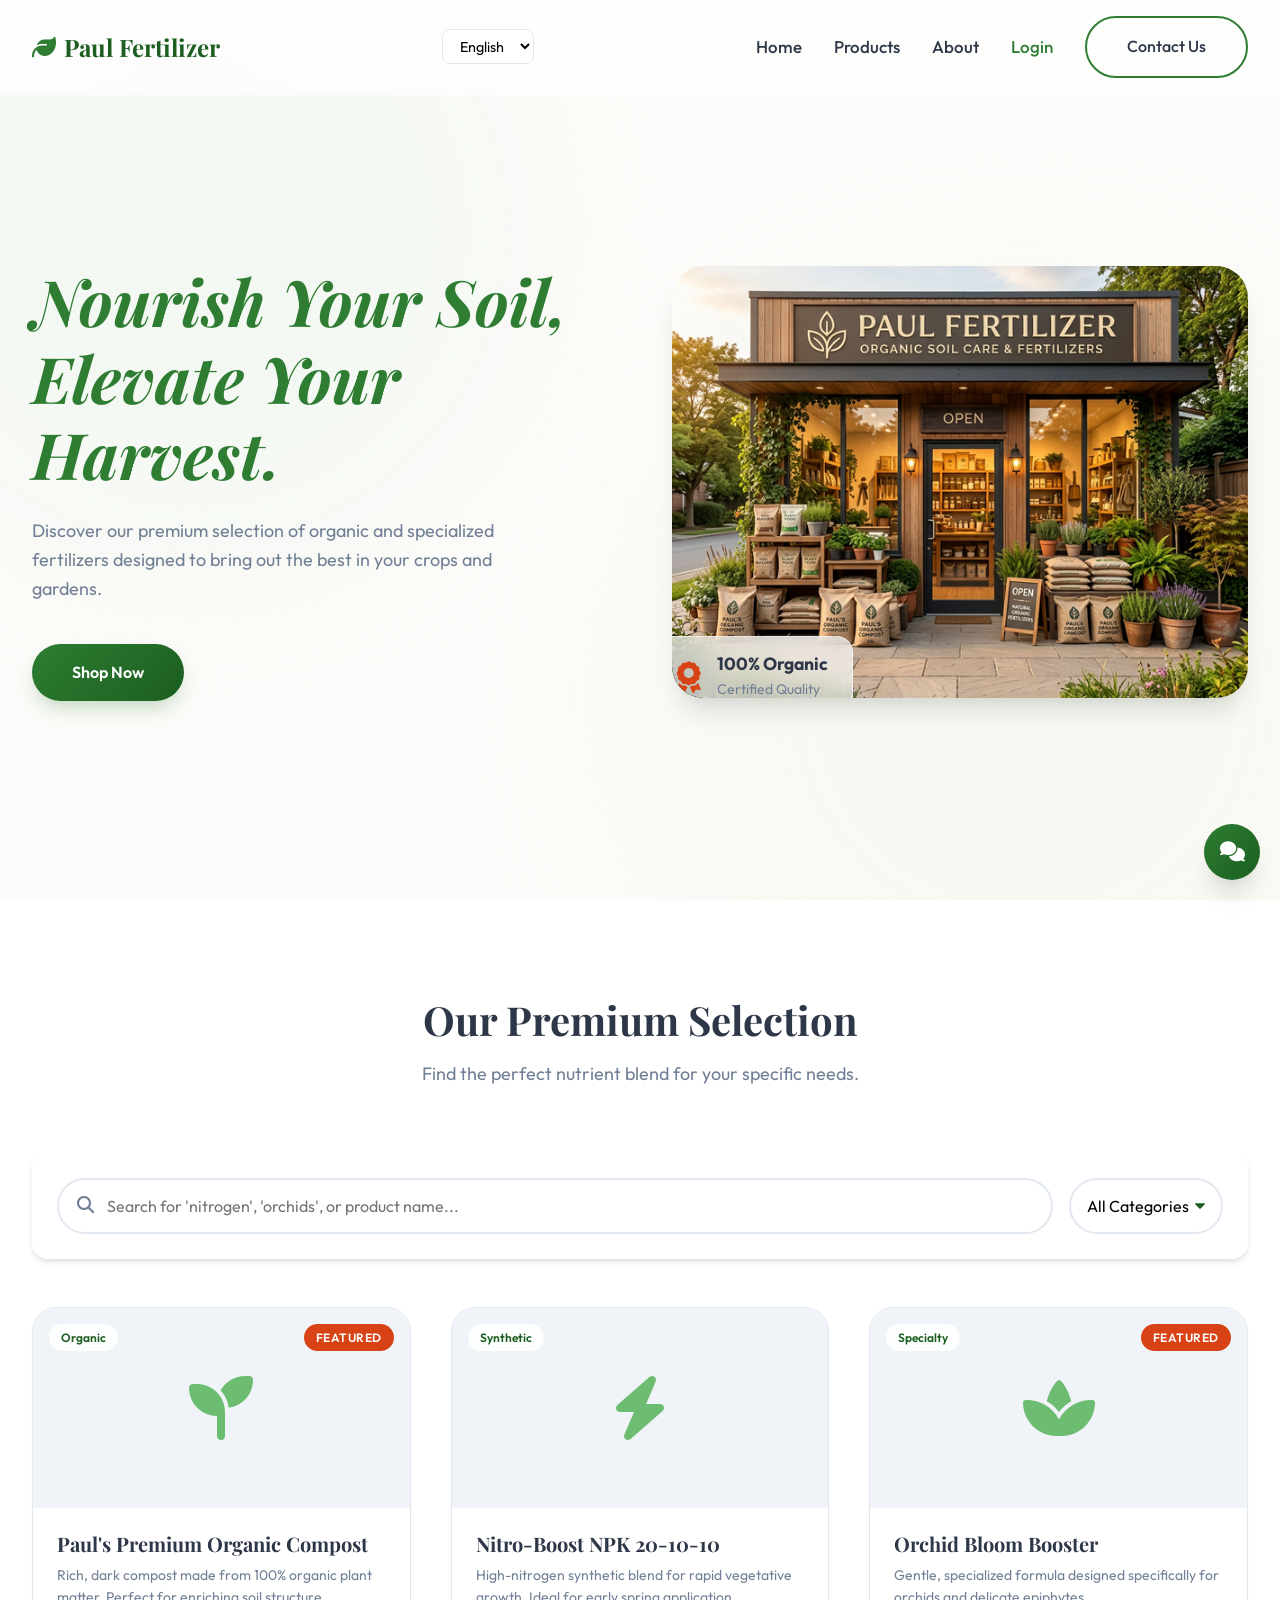
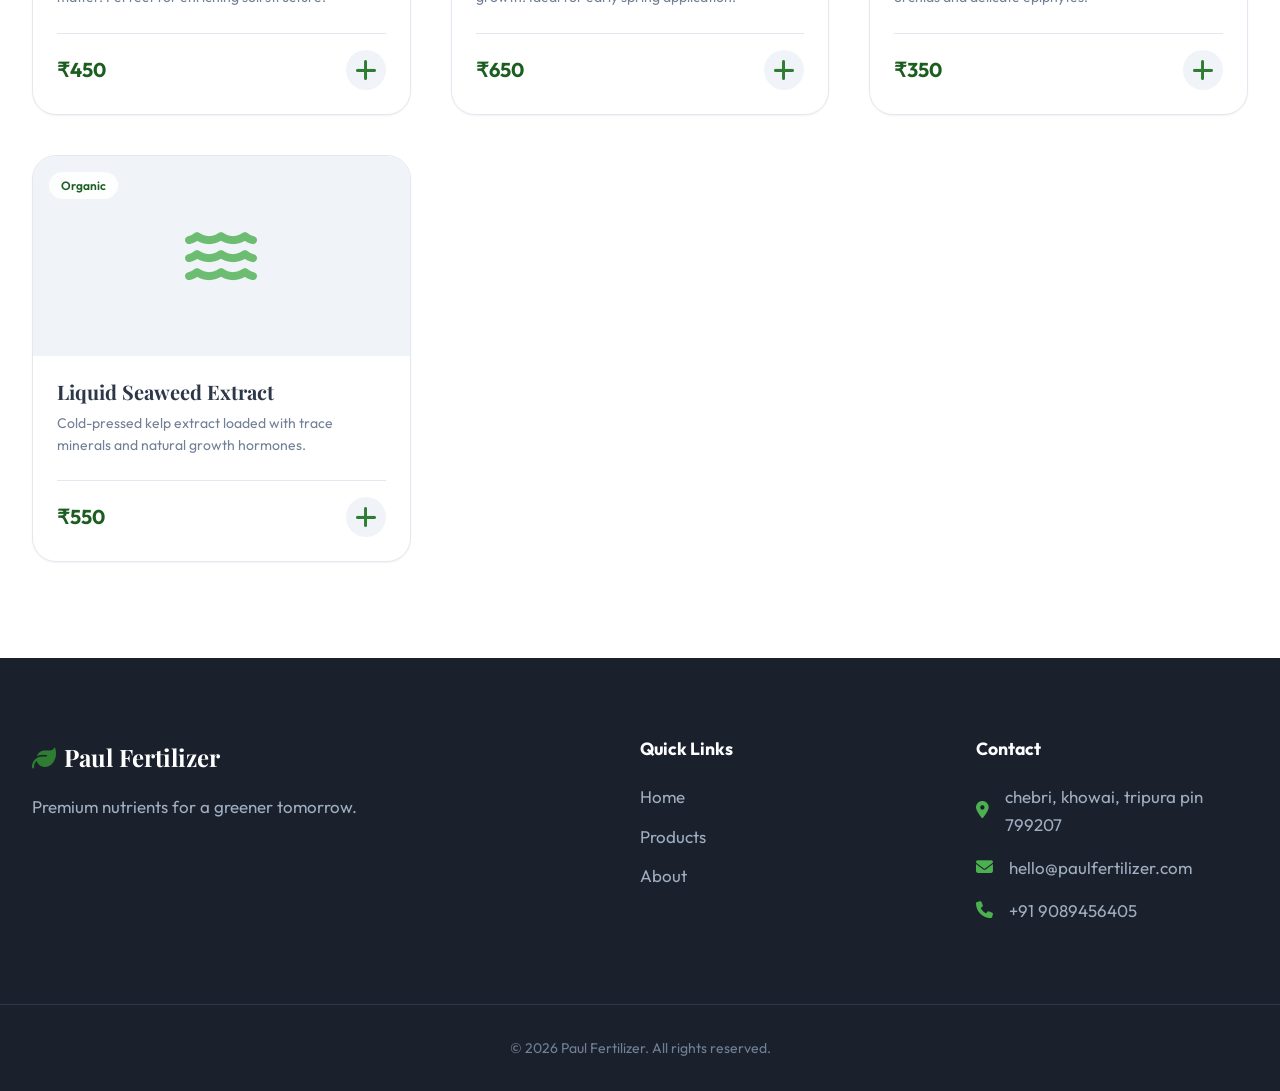
<file: index.html>
<!DOCTYPE html>
<html lang="en">

<head>
    <meta charset="UTF-8">
    <meta name="viewport" content="width=device-width, initial-scale=1.0">
    <title>Paul Fertilizer - Premium Organic Solutions</title>
    <meta name="description"
        content="Find the best premium, organic fertilizers at Paul Fertilizer. We offer a wide range of products for all your gardening and agricultural needs.">
    <link rel="preconnect" href="https://fonts.googleapis.com">
    <link rel="preconnect" href="https://fonts.gstatic.com" crossorigin>
    <link
        href="https://fonts.googleapis.com/css2?family=Outfit:wght@300;400;500;600;700&family=Playfair+Display:ital,wght@0,600;1,600&display=swap"
        rel="stylesheet">
    <link rel="stylesheet" href="style.css">
    <link rel="stylesheet" href="https://cdnjs.cloudflare.com/ajax/libs/font-awesome/6.4.0/css/all.min.css">
</head>

<body>
    <nav class="navbar">
        <div class="container nav-content">
            <a href="#" class="logo" data-i18n="logo">
                <i class="fa-solid fa-leaf"></i>
                Paul Fertilizer
            </a>
            <div class="nav-controls">
                <div class="lang-selector">
                    <select id="langSelect" aria-label="Select Language">
                        <option value="en">English</option>
                        <option value="hi">हिन्दी</option>
                        <option value="bn">বাংলা</option>
                    </select>
                </div>
                <button class="mobile-menu-btn" aria-label="Toggle Navigation">
                    <i class="fa-solid fa-ellipsis-vertical"></i>
                </button>
            </div>
            <ul class="nav-links">
                <li><a href="#home" data-i18n="nav_home">Home</a></li>
                <li><a href="#products" data-i18n="nav_products">Products</a></li>
                <li><a href="#about" data-i18n="nav_about">About</a></li>
                <li><a href="javascript:void(0)" class="nav-login" data-i18n="nav_login">Login</a></li>
                <li><a href="javascript:void(0)" class="btn btn-outline nav-contact" data-i18n="nav_contact">Contact
                        Us</a></li>
            </ul>
        </div>
    </nav>

    <header id="home" class="hero">
        <div class="container hero-content">
            <div class="hero-text">
                <h1>
                    <span data-i18n="hero_title">Nourish Your Soil,</span><br>
                    <span data-i18n="hero_subtitle">Elevate Your Harvest.</span>
                </h1>
                <p data-i18n="hero_desc">Discover our premium selection of organic and specialized fertilizers designed
                    to bring out the best
                    in your crops and gardens.</p>
                <a href="#products" class="btn btn-primary" data-i18n="hero_btn">Shop Now</a>
            </div>
            <div class="hero-image-wrapper">
                <img src="paul_fertilizer_hero.png" alt="Paul Fertilizer Shop Storefront" class="hero-image">
                <div class="glass-card trust-badge">
                    <i class="fa-solid fa-award"></i>
                    <div>
                        <strong data-i18n="trust_title">100% Organic</strong>
                        <span data-i18n="trust_subtitle">Certified Quality</span>
                    </div>
                </div>
            </div>
        </div>
        <div class="hero-bg-shapes">
            <div class="shape shape-1"></div>
            <div class="shape shape-2"></div>
        </div>
    </header>

    <section id="products" class="products-section reveal">
        <div class="container">
            <div class="section-header">
                <h2 data-i18n="products_title">Our Premium Selection</h2>
                <p data-i18n="products_desc">Find the perfect nutrient blend for your specific needs.</p>
            </div>

            <div class="search-container glass-panel">
                <div class="search-bar">
                    <i class="fa-solid fa-magnifying-glass"></i>
                    <input type="text" id="searchInput"
                        placeholder="Search for 'nitrogen', 'orchids', or product name..."
                        data-i18n-placeholder="search_placeholder">
                </div>
                <div class="filter-group">
                    <select id="categoryFilter">
                        <option value="all" data-i18n="cat_all">All Categories</option>
                        <option value="organic" data-i18n="cat_organic">Organic</option>
                        <option value="synthetic" data-i18n="cat_synthetic">Synthetic</option>
                        <option value="specialty" data-i18n="cat_specialty">Specialty</option>
                    </select>
                </div>
            </div>

            <div id="productGrid" class="product-grid">
                <!-- Products will be injected here by JS -->
            </div>

            <div id="noResults" class="no-results hidden">
                <i class="fa-regular fa-face-frown-open"></i>
                <h3 data-i18n="no_results_title">No products found</h3>
                <p data-i18n="no_results_desc">Try adjusting your search or filters.</p>
            </div>
        </div>
    </section>



    <footer class="footer">
        <div class="container footer-content">
            <div class="footer-brand">
                <a href="#" class="logo" data-i18n="logo">
                    <i class="fa-solid fa-leaf"></i>
                    Paul Fertilizer
                </a>
                <p data-i18n="footer_brand_desc">Premium nutrients for a greener tomorrow.</p>
            </div>
            <div class="footer-links">
                <h4 data-i18n="footer_links_title">Quick Links</h4>
                <ul>
                    <li><a href="#home" data-i18n="nav_home">Home</a></li>
                    <li><a href="#products" data-i18n="nav_products">Products</a></li>
                    <li><a href="#about" data-i18n="nav_about">About</a></li>
                </ul>
            </div>
            <div class="footer-contact">
                <h4 data-i18n="footer_contact_title">Contact</h4>
                <p><i class="fa-solid fa-location-dot"></i> <span data-i18n="address">chebri, khowai, tripura pin
                        799207</span></p>
                <p><i class="fa-solid fa-envelope"></i> hello@paulfertilizer.com</p>
                <p><i class="fa-solid fa-phone"></i> +91 9089456405</p>
            </div>
        </div>
        <div class="footer-bottom">
            <p data-i18n="copyright">&copy; 2026 Paul Fertilizer. All rights reserved.</p>
        </div>
    </footer>

    <!-- Login Modal -->
    <div id="loginModal" class="modal-overlay hidden">
        <div class="modal-container">
            <div class="login-card glass-panel">
                <button id="closeModal" class="close-modal-btn" aria-label="Close Modal">
                    <i class="fa-solid fa-xmark"></i>
                </button>
                <header class="login-header">
                    <div class="logo">
                        <i class="fa-solid fa-leaf"></i>
                        <span data-i18n="logo">Paul Fertilizer</span>
                    </div>
                    <h2 data-i18n="login_welcome">Welcome Back</h2>
                    <p data-i18n="login_subtitle">Enter your details to access your account</p>
                </header>

                <form id="loginForm" novalidate>
                    <div class="form-group">
                        <label for="email" data-i18n="label_email">Email Address</label>
                        <div class="input-wrapper">
                            <i class="fa-solid fa-envelope"></i>
                            <input type="email" id="email" placeholder="name@example.com" required>
                        </div>
                        <span class="field-error hidden" id="emailError"></span>
                    </div>

                    <div class="form-group">
                        <label for="password" data-i18n="label_password">Password</label>
                        <div class="input-wrapper">
                            <i class="fa-solid fa-lock"></i>
                            <input type="password" id="password" placeholder="••••••••" required minlength="6">
                        </div>
                        <span class="field-error hidden" id="passwordError"></span>
                    </div>

                    <div class="form-options">
                        <label class="remember-me">
                            <input type="checkbox"> <span data-i18n="label_remember">Remember me</span>
                        </label>
                        <a href="#" class="forgot-password" data-i18n="link_forgot">Forgot Password?</a>
                    </div>

                    <button type="submit" class="btn btn-primary btn-login w-100" data-i18n="btn_signin">Sign
                        In</button>
                    <div id="loginStatus" class="form-status hidden"></div>

                    <div class="login-footer">
                        <span data-i18n="login_footer_text">Don't have an account?</span> <a href="#"
                            data-i18n="link_create">Create Account</a>
                    </div>
                </form>
            </div>
        </div>
    </div>

    <!-- Contact Modal -->
    <div id="contactModal" class="modal-overlay hidden">
        <div class="modal-container">
            <div class="login-card glass-panel">
                <button id="closeContactModal" class="close-modal-btn" aria-label="Close Modal">
                    <i class="fa-solid fa-xmark"></i>
                </button>
                <header class="login-header">
                    <div class="logo">
                        <i class="fa-solid fa-leaf"></i>
                        <span data-i18n="logo">Paul Fertilizer</span>
                    </div>
                    <h2 data-i18n="contact_title">Send an Enquiry</h2>
                    <p data-i18n="contact_subtitle">Have questions? Send us a message and we'll get back to you soon.
                    </p>
                </header>

                <form id="enquiryForm" novalidate>
                    <div class="form-group">
                        <label for="userName" data-i18n="label_name">Name</label>
                        <div class="input-wrapper">
                            <i class="fa-solid fa-user"></i>
                            <input type="text" id="userName" required placeholder="Enter your name"
                                data-i18n-placeholder="placeholder_name">
                        </div>
                        <span class="field-error hidden" id="userNameError"></span>
                    </div>
                    <div class="form-group">
                        <label for="userEmail" data-i18n="label_email">Email</label>
                        <div class="input-wrapper">
                            <i class="fa-solid fa-envelope"></i>
                            <input type="email" id="userEmail" required placeholder="Enter your email"
                                data-i18n-placeholder="placeholder_email">
                        </div>
                        <span class="field-error hidden" id="userEmailError"></span>
                    </div>
                    <div class="form-group">
                        <label for="userMessage" data-i18n="label_message">Message</label>
                        <textarea id="userMessage" rows="4" required minlength="10"
                            placeholder="What are you looking for?"
                            data-i18n-placeholder="placeholder_message"></textarea>
                        <span class="field-error hidden" id="userMessageError"></span>
                    </div>
                    <button type="submit" class="btn btn-primary w-100" data-i18n="btn_submit">Send Message</button>
                    <div id="formStatus" class="form-status hidden"></div>
                </form>
            </div>
        </div>
    </div>

    <div class="chatbot-widget" id="chatbotWidget">
        <button class="chat-toggle" id="chatToggle" aria-label="Open chat assistant">
            <i class="fa-solid fa-comments"></i>
        </button>

        <div class="chat-panel" id="chatPanel" aria-live="polite">
            <div class="chat-header">
                <div>
                    <h3>Paul Assistant</h3>
                    <p>Help with products and fertilizer advice</p>
                </div>
                <button class="chat-close" id="chatClose" aria-label="Close chat assistant">
                    <i class="fa-solid fa-xmark"></i>
                </button>
            </div>

            <div class="chat-messages" id="chatMessages">
                <div class="message bot">
                    Hello! I can help you choose the right fertilizer, suggest products for your crop or soil, and guide your purchase.
                </div>
            </div>

            <form class="chat-input-row" id="chatForm">
                <input type="text" id="chatInput" placeholder="Ask: best fertilizer for tomato or sandy soil" autocomplete="off">
                <button type="submit" aria-label="Send message">
                    <i class="fa-solid fa-paper-plane"></i>
                </button>
            </form>
        </div>
    </div>

    <script src="main.js"></script>
</body>

</html>
</file>
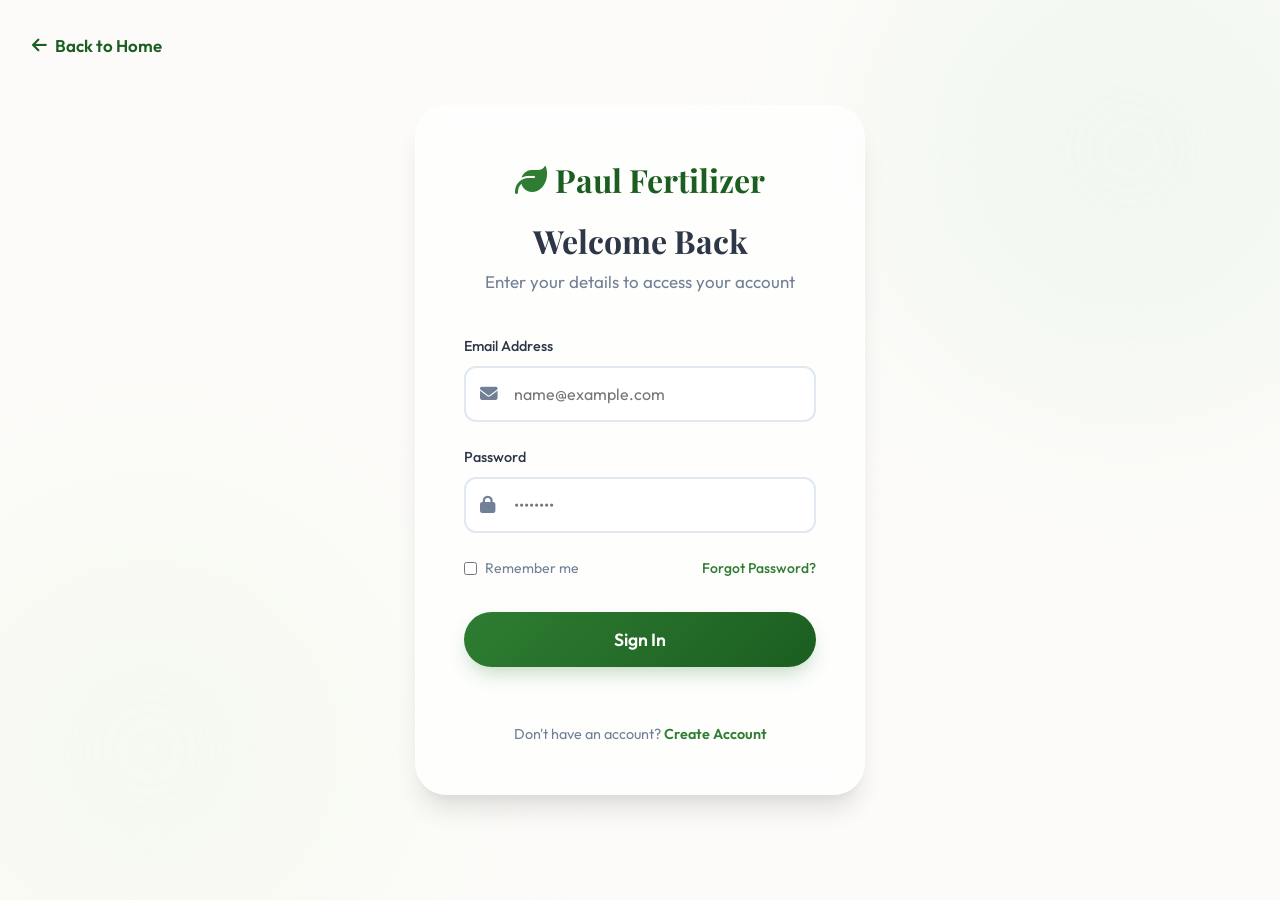
<file: login.html>
<!DOCTYPE html>
<html lang="en">

<head>
    <meta charset="UTF-8">
    <meta name="viewport" content="width=device-width, initial-scale=1.0">
    <title>Login - Paul Fertilizer</title>
    <link rel="preconnect" href="https://fonts.googleapis.com">
    <link rel="preconnect" href="https://fonts.gstatic.com" crossorigin>
    <link
        href="https://fonts.googleapis.com/css2?family=Outfit:wght@300;400;500;600;700&family=Playfair+Display:ital,wght@0,600;1,600&display=swap"
        rel="stylesheet">
    <link rel="stylesheet" href="style.css">
    <link rel="stylesheet" href="https://cdnjs.cloudflare.com/ajax/libs/font-awesome/6.4.0/css/all.min.css">
    <style>
        .login-page {
            min-height: 100vh;
            display: flex;
            align-items: center;
            justify-content: center;
            position: relative;
            background-color: var(--bg-color);
            overflow: hidden;
            padding: 2rem;
        }

        .login-container {
            width: 100%;
            max-width: 450px;
            position: relative;
            z-index: 10;
        }

        .back-home {
            position: absolute;
            top: 2rem;
            left: 2rem;
            z-index: 20;
            display: flex;
            align-items: center;
            gap: 0.5rem;
            text-decoration: none;
            color: var(--primary-dark);
            font-weight: 600;
            transition: var(--transition-normal);
        }

        .back-home:hover {
            color: var(--primary-color);
            transform: translateX(-5px);
        }

        .login-card {
            background: var(--glass-bg);
            backdrop-filter: blur(15px);
            -webkit-backdrop-filter: blur(15px);
            border: 1px solid var(--glass-border);
            border-radius: 2rem;
            padding: 3rem;
            box-shadow: var(--shadow-xl);
            animation: fadeUp 0.8s forwards;
            text-align: center;
        }

        .login-header {
            margin-bottom: 2.5rem;
        }

        .login-header .logo {
            justify-content: center;
            margin-bottom: 1rem;
            font-size: 2rem;
        }

        .login-header h2 {
            font-size: 2rem;
            margin-bottom: 0.5rem;
        }

        .login-header p {
            color: var(--text-secondary);
        }

        .form-group {
            text-align: left;
            margin-bottom: 1.5rem;
        }

        .form-group label {
            display: block;
            margin-bottom: 0.5rem;
            font-weight: 500;
            color: var(--text-primary);
            font-size: 0.9rem;
        }

        .input-wrapper {
            position: relative;
            display: flex;
            align-items: center;
        }

        .input-wrapper i {
            position: absolute;
            left: 1rem;
            color: var(--text-secondary);
            font-size: 1.1rem;
        }

        .input-wrapper input {
            width: 100%;
            padding: 1rem 1rem 1rem 3rem;
            border: 2px solid var(--border-color);
            border-radius: 12px;
            font-family: var(--font-main);
            font-size: 1rem;
            background: white;
            transition: var(--transition-normal);
            outline: none;
        }

        .input-wrapper input:focus {
            border-color: var(--primary-color);
            box-shadow: 0 0 0 4px rgba(46, 125, 50, 0.1);
        }

        .form-options {
            display: flex;
            justify-content: space-between;
            align-items: center;
            margin-bottom: 2rem;
            font-size: 0.875rem;
        }

        .remember-me {
            display: flex;
            align-items: center;
            gap: 0.5rem;
            cursor: pointer;
            color: var(--text-secondary);
        }

        .forgot-password {
            color: var(--primary-color);
            text-decoration: none;
            font-weight: 500;
            transition: var(--transition-fast);
        }

        .forgot-password:hover {
            color: var(--primary-dark);
            text-decoration: underline;
        }

        .btn-login {
            width: 100%;
            padding: 1rem;
            margin-bottom: 1.5rem;
            font-size: 1.1rem;
            border: none;
        }

        .login-footer {
            font-size: 0.9rem;
            color: var(--text-secondary);
        }

        .login-footer a {
            color: var(--primary-color);
            text-decoration: none;
            font-weight: 600;
        }

        .login-footer a:hover {
            color: var(--primary-dark);
            text-decoration: underline;
        }

        /* Bg decorations */
        .bg-decor {
            position: absolute;
            width: 500px;
            height: 500px;
            border-radius: 50%;
            filter: blur(100px);
            z-index: 1;
            opacity: 0.5;
        }

        .bg-decor-1 {
            top: -100px;
            right: -100px;
            background: #e8f5e9;
            animation: pulse 10s infinite alternate;
        }

        .bg-decor-2 {
            bottom: -100px;
            left: -100px;
            background: #f1f8e9;
            animation: pulse 12s infinite alternate-reverse;
        }

        @media (max-width: 480px) {
            .login-card {
                padding: 2rem;
            }
        }
    </style>
</head>

<body>
    <div class="login-page">
        <a href="index.html" class="back-home">
            <i class="fa-solid fa-arrow-left"></i>
            Back to Home
        </a>

        <div class="bg-decor bg-decor-1"></div>
        <div class="bg-decor bg-decor-2"></div>

        <div class="login-container">
            <div class="login-card">
                <header class="login-header">
                    <a href="index.html" class="logo">
                        <i class="fa-solid fa-leaf"></i>
                        Paul Fertilizer
                    </a>
                    <h2>Welcome Back</h2>
                    <p>Enter your details to access your account</p>
                </header>

                <form id="loginForm">
                    <div class="form-group">
                        <label for="email">Email Address</label>
                        <div class="input-wrapper">
                            <i class="fa-solid fa-envelope"></i>
                            <input type="email" id="email" id="email" placeholder="name@example.com" required>
                        </div>
                    </div>

                    <div class="form-group">
                        <label for="password">Password</label>
                        <div class="input-wrapper">
                            <i class="fa-solid fa-lock"></i>
                            <input type="password" id="password" placeholder="••••••••" required>
                        </div>
                    </div>

                    <div class="form-options">
                        <label class="remember-me">
                            <input type="checkbox"> Remember me
                        </label>
                        <a href="#" class="forgot-password">Forgot Password?</a>
                    </div>

                    <button type="submit" class="btn btn-primary btn-login">Sign In</button>

                    <div class="login-footer">
                        Don't have an account? <a href="#">Create Account</a>
                    </div>
                </form>
            </div>
        </div>
    </div>

    <script>
        document.getElementById('loginForm').addEventListener('submit', (e) => {
            e.preventDefault();
            // In a real app, this would handle authentication
            const button = e.target.querySelector('button');
            const originalText = button.textContent;
            button.textContent = 'Signing in...';
            button.disabled = true;

            setTimeout(() => {
                alert('Success! Redirecting to dashboard (Simulated)');
                window.location.href = 'index.html';
            }, 1500);
        });
    </script>
</body>

</html>
</file>
<file: style.css>
:root {
    /* Color Palette */
    --primary-color: #2e7d32;
    /* Deep Earth Green */
    --primary-light: #4caf50;
    --primary-dark: #1b5e20;

    --accent-color: #d84315;
    /* Rust/Terracotta */
    --accent-light: #ff7043;

    --bg-color: #fcfbf9;
    /* Warm off-white */
    --surface-color: #ffffff;

    --text-primary: #2d3748;
    --text-secondary: #718096;

    --border-color: #e2e8f0;

    /* Typography */
    --font-main: 'Outfit', sans-serif;
    --font-heading: 'Playfair Display', serif;

    /* Shadows & Effects */
    --shadow-sm: 0 1px 2px 0 rgba(0, 0, 0, 0.05);
    --shadow-md: 0 4px 6px -1px rgba(0, 0, 0, 0.1), 0 2px 4px -1px rgba(0, 0, 0, 0.06);
    --shadow-lg: 0 10px 15px -3px rgba(0, 0, 0, 0.1), 0 4px 6px -2px rgba(0, 0, 0, 0.05);
    --shadow-xl: 0 20px 25px -5px rgba(0, 0, 0, 0.1), 0 10px 10px -5px rgba(0, 0, 0, 0.04);

    --glass-bg: rgba(255, 255, 255, 0.7);
    --glass-border: rgba(255, 255, 255, 0.5);
    --glass-shadow: 0 8px 32px 0 rgba(31, 38, 135, 0.07);

    /* Transitions */
    --transition-fast: 0.2s cubic-bezier(0.4, 0, 0.2, 1);
    --transition-normal: 0.4s cubic-bezier(0.4, 0, 0.2, 1);
    --transition-slow: 0.6s cubic-bezier(0.4, 0, 0.2, 1);
}

* {
    margin: 0;
    padding: 0;
    box-sizing: border-box;
}

html {
    scroll-behavior: smooth;
}

body {
    font-family: var(--font-main);
    background-color: var(--bg-color);
    color: var(--text-primary);
    line-height: 1.6;
    overflow-x: hidden;
    font-size: clamp(0.95rem, 0.9rem + 0.2vw, 1.1rem);
}

h1 {
    font-size: clamp(2.5rem, 1.5rem + 5vw, 4.5rem);
}

h2 {
    font-size: clamp(2rem, 1.5rem + 3vw, 3.25rem);
}

.container {
    max-width: 1280px;
    margin: 0 auto;
    padding: 0 2rem;
}

/* Typography */
h1,
h2,
h3,
h4 {
    font-family: var(--font-heading);
    color: var(--text-primary);
    line-height: 1.2;
}

p {
    color: var(--text-secondary);
}

/* Buttons */
.btn {
    display: inline-flex;
    align-items: center;
    justify-content: center;
    gap: 0.75rem;
    padding: 1rem 2.5rem;
    border-radius: 100px;
    font-weight: 600;
    text-decoration: none;
    transition: all 0.4s cubic-bezier(0.34, 1.56, 0.64, 1);
    cursor: pointer;
    font-family: var(--font-main);
    position: relative;
    overflow: hidden;
    border: none;
    font-size: 1rem;
}

.btn-primary {
    background: linear-gradient(135deg, var(--primary-color), var(--primary-dark));
    color: white;
    box-shadow: 0 10px 20px -5px rgba(46, 125, 50, 0.3);
}

.btn-primary:hover {
    transform: translateY(-3px) scale(1.02);
    box-shadow: 0 15px 30px -5px rgba(46, 125, 50, 0.4);
}

/* Shimmer effect for primary buttons */
.btn-primary::after {
    content: '';
    position: absolute;
    top: -50%;
    left: -60%;
    width: 20%;
    height: 200%;
    background: rgba(255, 255, 255, 0.2);
    transform: rotate(30deg);
    transition: none;
}

.btn-primary:hover::after {
    left: 120%;
    transition: all 0.8s ease;
}

.btn-outline {
    border: 2px solid var(--primary-color);
    color: var(--primary-color);
    background: transparent;
}

.btn-outline:hover {
    background: var(--primary-color);
    color: white;
    transform: translateY(-3px);
}

/* Navbar */
.navbar {
    position: fixed;
    top: 0;
    left: 0;
    width: 100%;
    padding: 1rem 0;
    background: var(--glass-bg);
    backdrop-filter: blur(10px);
    -webkit-backdrop-filter: blur(10px);
    border-bottom: 1px solid var(--glass-border);
    z-index: 1000;
    transition: var(--transition-normal);
}

.navbar.scrolled {
    padding: 0.75rem 0;
    background: rgba(255, 255, 255, 0.95);
    box-shadow: var(--shadow-sm);
}

.nav-content {
    display: flex;
    justify-content: space-between;
    align-items: center;
}

.nav-controls {
    display: flex;
    align-items: center;
    gap: 1.5rem;
}

.lang-selector select {
    padding: 0.4rem 0.8rem;
    border: 1px solid var(--border-color);
    border-radius: 8px;
    font-family: inherit;
    font-size: 0.9rem;
    background: white;
    cursor: pointer;
    outline: none;
    transition: var(--transition-fast);
}

.lang-selector select:focus {
    border-color: var(--primary-color);
}

.mobile-menu-btn {
    display: none;
    background: transparent;
    border: none;
    font-size: 1.5rem;
    color: var(--text-primary);
    cursor: pointer;
    z-index: 1001;
}

.logo {
    font-family: var(--font-heading);
    font-size: 1.5rem;
    font-weight: 700;
    color: var(--primary-dark);
    text-decoration: none;
    display: flex;
    align-items: center;
    gap: 0.5rem;
}

.logo i {
    color: var(--primary-color);
}

.nav-links {
    display: flex;
    list-style: none;
    align-items: center;
    gap: 2rem;
}

.nav-links a {
    text-decoration: none;
    color: var(--text-primary);
    font-weight: 500;
    transition: var(--transition-fast);
}

.nav-links a:not(.btn):hover {
    color: var(--primary-color);
}

.nav-login {
    position: relative;
    color: var(--primary-color) !important;
}

.nav-login::after {
    content: '';
    position: absolute;
    bottom: -4px;
    left: 0;
    width: 0;
    height: 2px;
    background-color: var(--primary-color);
    transition: var(--transition-normal);
}

.nav-login:hover::after {
    width: 100%;
}

/* Hero Section */
.hero {
    position: relative;
    padding: 12rem 0 8rem;
    min-height: 100vh;
    display: flex;
    align-items: center;
    overflow: hidden;
}

.hero-content {
    display: grid;
    grid-template-columns: 1fr 1fr;
    gap: 4rem;
    align-items: center;
    position: relative;
    z-index: 10;
}

.hero-text h1 {
    font-size: 4rem;
    margin-bottom: 1.5rem;
    opacity: 0;
    transform: translateY(30px);
    animation: fadeUp 0.8s forwards;
}

.hero-text h1 span {
    color: var(--primary-color);
    font-style: italic;
}

.hero-text p {
    font-size: 1.125rem;
    margin-bottom: 2.5rem;
    max-width: 480px;
    opacity: 0;
    transform: translateY(30px);
    animation: fadeUp 0.8s 0.2s forwards;
}

.hero-text .btn {
    opacity: 0;
    transform: translateY(30px);
    animation: fadeUp 0.8s 0.4s forwards;
}

.hero-image-wrapper {
    position: relative;
    border-radius: 2rem;
    overflow: hidden;
    box-shadow: var(--shadow-xl);
    opacity: 0;
    transform: scale(0.95);
    animation: scaleIn 1s 0.3s forwards;
}

.hero-image {
    width: 100%;
    height: auto;
    display: block;
    object-fit: cover;
    aspect-ratio: 4/3;
    transition: transform 0.5s ease;
}

.hero-image-wrapper:hover .hero-image {
    transform: scale(1.05);
}

.glass-card {
    background: var(--glass-bg);
    backdrop-filter: blur(12px);
    -webkit-backdrop-filter: blur(12px);
    border: 1px solid var(--glass-border);
    box-shadow: var(--glass-shadow);
    border-radius: 1rem;
    padding: 1rem 1.5rem;
}

.trust-badge {
    position: absolute;
    bottom: -20px;
    left: -20px;
    display: flex;
    align-items: center;
    gap: 1rem;
    animation: float 6s ease-in-out infinite;
    z-index: 20;
}

.trust-badge i {
    font-size: 2rem;
    color: var(--accent-color);
}

.trust-badge strong {
    display: block;
    color: var(--text-primary);
    font-size: 1.1rem;
    line-height: 1.2;
}

.trust-badge span {
    font-size: 0.875rem;
    color: var(--text-secondary);
}

.hero-bg-shapes {
    position: absolute;
    top: 0;
    left: 0;
    width: 100%;
    height: 100%;
    z-index: 1;
    pointer-events: none;
    overflow: hidden;
}

.shape {
    position: absolute;
    border-radius: 50%;
    filter: blur(80px);
    opacity: 0.4;
}

.shape-1 {
    top: -10%;
    left: -10%;
    width: 50vw;
    height: 50vw;
    background: #e8f5e9;
    animation: pulse 15s ease-in-out infinite alternate;
}

.shape-2 {
    bottom: -20%;
    right: -10%;
    width: 60vw;
    height: 60vw;
    background: #f1f8e9;
    animation: pulse 20s ease-in-out infinite alternate-reverse;
}

/* Products Section */
.products-section {
    padding: 6rem 0;
    background-color: var(--surface-color);
}

.section-header {
    text-align: center;
    margin-bottom: 4rem;
}

.section-header h2 {
    font-size: 2.5rem;
    margin-bottom: 1rem;
}

.section-header p {
    font-size: 1.125rem;
}

/* Search Area */
.glass-panel {
    background: var(--glass-bg);
    border: 1px solid var(--glass-border);
    box-shadow: var(--shadow-md);
    border-radius: 1rem;
    padding: 1.5rem;
    margin-bottom: 3rem;
    display: flex;
    gap: 1rem;
    align-items: center;
}

.search-bar {
    flex: 1;
    position: relative;
    display: flex;
    align-items: center;
}

.search-bar i {
    position: absolute;
    left: 1.25rem;
    color: var(--text-secondary);
}

.search-bar input {
    width: 100%;
    padding: 1rem 1rem 1rem 3rem;
    border: 2px solid var(--border-color);
    border-radius: 50px;
    font-family: inherit;
    font-size: 1rem;
    transition: var(--transition-fast);
    outline: none;
    background: white;
}

.search-bar input:focus {
    border-color: var(--primary-color);
    box-shadow: 0 0 0 3px rgba(46, 125, 50, 0.1);
}

.filter-group select {
    padding: 1rem 2rem 1rem 1rem;
    border: 2px solid var(--border-color);
    border-radius: 50px;
    font-family: inherit;
    font-size: 1rem;
    background-color: white;
    cursor: pointer;
    outline: none;
    appearance: none;
    background-image: url("data:image/svg+xml;charset=US-ASCII,%3Csvg%20xmlns%3D%22http%3A%2F%2Fwww.w3.org%2F2000%2Fsvg%22%20width%3D%22292.4%22%20height%3D%22292.4%22%3E%3Cpath%20fill%3D%22%231b5e20%22%20d%3D%22M287%2069.4a17.6%2017.6%200%200%200-13-5.4H18.4c-5%200-9.3%201.8-12.9%205.4A17.6%2017.6%200%200%200%200%2082.2c0%205%201.8%209.3%205.4%2012.9l128%20127.9c3.6%203.6%207.8%205.4%2012.8%205.4s9.2-1.8%2012.8-5.4L287%2095c3.5-3.5%205.4-7.8%205.4-12.8%200-5-1.9-9.2-5.5-12.8z%22%2F%3E%3C%2Fsvg%3E");
    background-repeat: no-repeat;
    background-position: right 1rem top 50%;
    background-size: 0.65rem auto;
}

.filter-group select:focus {
    border-color: var(--primary-color);
}

/* Product Grid */
.product-grid {
    display: grid;
    grid-template-columns: repeat(auto-fill, minmax(300px, 1fr));
    gap: 2.5rem;
}

.product-card {
    background: white;
    border-radius: 1.5rem;
    overflow: hidden;
    box-shadow: var(--shadow-sm);
    border: 1px solid var(--border-color);
    transition: var(--transition-normal);
    position: relative;
    display: flex;
    flex-direction: column;
}

.product-card:hover {
    transform: translateY(-10px);
    box-shadow: var(--shadow-xl);
    border-color: var(--primary-light);
}

.product-image {
    height: 200px;
    background: #f0f4f8;
    display: flex;
    align-items: center;
    justify-content: center;
    position: relative;
    overflow: hidden;
}

.product-image i {
    font-size: 4rem;
    color: var(--primary-light);
    opacity: 0.8;
    transition: var(--transition-normal);
}

.product-card:hover .product-image i {
    transform: scale(1.1);
}

.product-badge {
    position: absolute;
    top: 1rem;
    right: 1rem;
    background: var(--accent-color);
    color: white;
    padding: 0.25rem 0.75rem;
    border-radius: 50px;
    font-size: 0.75rem;
    font-weight: 600;
    text-transform: uppercase;
    letter-spacing: 0.5px;
}

.product-category-tag {
    position: absolute;
    top: 1rem;
    left: 1rem;
    background: rgba(255, 255, 255, 0.9);
    color: var(--primary-dark);
    padding: 0.25rem 0.75rem;
    border-radius: 50px;
    font-size: 0.75rem;
    font-weight: 600;
}

.product-info {
    padding: 1.5rem;
    display: flex;
    flex-direction: column;
    flex-grow: 1;
}

.product-title {
    font-family: var(--font-heading);
    font-size: 1.25rem;
    margin-bottom: 0.5rem;
    color: var(--text-primary);
}

.product-desc {
    font-size: 0.875rem;
    margin-bottom: 1.5rem;
    flex-grow: 1;
}

.product-meta {
    display: flex;
    justify-content: space-between;
    align-items: center;
    padding-top: 1rem;
    border-top: 1px solid var(--border-color);
}

.product-price {
    font-weight: 700;
    font-size: 1.25rem;
    color: var(--primary-dark);
}

.add-btn {
    background: transparent;
    border: none;
    color: var(--primary-color);
    font-size: 1.5rem;
    cursor: pointer;
    transition: var(--transition-fast);
    width: 40px;
    height: 40px;
    border-radius: 50%;
    display: flex;
    align-items: center;
    justify-content: center;
    background: #f0f4f8;
}

.product-card:hover .add-btn {
    background: var(--primary-color);
    color: white;
}

.no-results {
    text-align: center;
    padding: 4rem;
    color: var(--text-secondary);
}

.no-results i {
    font-size: 3rem;
    margin-bottom: 1rem;
    color: #cbd5e0;
}

.hidden:not(.modal-overlay) {
    display: none !important;
}

/* Footer */
.footer {
    background: #1a202c;
    color: #edf2f7;
    padding: 5rem 0 2rem;
}

.footer-content {
    display: grid;
    grid-template-columns: 2fr 1fr 1fr;
    gap: 4rem;
    margin-bottom: 4rem;
}

.footer .logo {
    color: white;
    margin-bottom: 1rem;
}

.footer-brand p {
    color: #a0aec0;
}

.footer h4 {
    color: white;
    margin-bottom: 1.5rem;
    font-family: var(--font-main);
    font-size: 1.1rem;
}

.footer ul {
    list-style: none;
}

.footer ul li {
    margin-bottom: 0.75rem;
}

.footer ul a {
    color: #a0aec0;
    text-decoration: none;
    transition: var(--transition-fast);
}

.footer ul a:hover {
    color: var(--primary-light);
}

.footer-contact p {
    display: flex;
    align-items: center;
    gap: 1rem;
    margin-bottom: 1rem;
    color: #a0aec0;
}

.footer-contact i {
    color: var(--primary-light);
}

.footer-bottom {
    text-align: center;
    padding-top: 2rem;
    border-top: 1px solid #2d3748;
    color: #718096;
    font-size: 0.875rem;
}

/* Animations */
@keyframes fadeUp {
    from {
        opacity: 0;
        transform: translateY(30px);
    }

    to {
        opacity: 1;
        transform: translateY(0);
    }
}

@keyframes scaleIn {
    from {
        opacity: 0;
        transform: scale(0.95);
    }

    to {
        opacity: 1;
        transform: scale(1);
    }
}

@keyframes float {
    0% {
        transform: translateY(0px);
    }

    50% {
        transform: translateY(-10px);
    }

    100% {
        transform: translateY(0px);
    }
}

@keyframes pulse {
    0% {
        transform: scale(1);
    }

    100% {
        transform: scale(1.1);
    }
}

/* Contact Section */
.contact-section {
    padding: 100px 0;
    background: #f8fafc;
}

.contact-container {
    max-width: 800px;
    margin: 0 auto;
}

.contact-form-wrapper {
    padding: 3rem;
    border-radius: 2rem;
}

.form-group {
    margin-bottom: 1.5rem;
}

.form-group label {
    display: block;
    margin-bottom: 0.5rem;
    font-weight: 600;
    color: var(--text-primary);
}

.form-group input {
    width: 100%;
    padding: 1rem;
    border: 1px solid var(--border-color);
    border-radius: 1rem;
    font-family: inherit;
    font-size: 1rem;
    background: white;
    transition: var(--transition-fast);
}

.form-group textarea {
    width: 100%;
    padding: 1rem;
    border: 2px solid var(--border-color);
    border-radius: 12px;
    font-family: inherit;
    font-size: 1rem;
    background: white;
    transition: var(--transition-normal);
    outline: none;
    resize: vertical;
}

.form-group input:focus,
.form-group textarea:focus {
    outline: none;
    border-color: var(--primary-color);
    box-shadow: 0 0 0 4px rgba(46, 125, 50, 0.1);
}

/* Inline field errors */
.field-error {
    display: block;
    font-size: 0.8rem;
    color: #dc2626;
    margin-top: 0.4rem;
    padding-left: 0.25rem;
    animation: fadeUp 0.3s ease;
}

/* Input error state */
.input-error {
    border-color: #ef4444 !important;
    box-shadow: 0 0 0 3px rgba(239, 68, 68, 0.15) !important;
}

/* Input success state */
.input-success {
    border-color: #10b981 !important;
    box-shadow: 0 0 0 3px rgba(16, 185, 129, 0.12) !important;
}

/* Form status banners */
.form-status {
    margin-top: 1.5rem;
    padding: 1rem 1.25rem;
    border-radius: 12px;
    text-align: center;
    font-weight: 500;
    font-size: 0.9rem;
    display: flex;
    align-items: center;
    justify-content: center;
    gap: 0.6rem;
    animation: slideDown 0.35s ease;
}

.form-status.success {
    background: #ecfdf5;
    color: #065f46;
    border: 1px solid #10b981;
}

.form-status.error {
    background: #fef2f2;
    color: #991b1b;
    border: 1px solid #ef4444;
}

/* Shake animation for invalid form submissions */
@keyframes shake {

    0%,
    100% {
        transform: translateX(0);
    }

    15% {
        transform: translateX(-6px);
    }

    30% {
        transform: translateX(5px);
    }

    45% {
        transform: translateX(-4px);
    }

    60% {
        transform: translateX(3px);
    }

    75% {
        transform: translateX(-2px);
    }
}

@keyframes slideDown {
    from {
        opacity: 0;
        transform: translateY(-8px);
    }

    to {
        opacity: 1;
        transform: translateY(0);
    }
}

.shake {
    animation: shake 0.5s ease;
}

.w-100 {
    width: 100%;
}

/* Modal System */
.modal-overlay {
    position: fixed;
    top: 0;
    left: 0;
    width: 100%;
    height: 100%;
    background: rgba(0, 0, 0, 0.4);
    backdrop-filter: blur(8px);
    -webkit-backdrop-filter: blur(8px);
    display: flex;
    justify-content: center;
    align-items: center;
    z-index: 2000;
    opacity: 0;
    visibility: hidden;
    transition: all 0.4s cubic-bezier(0.4, 0, 0.2, 1);
}

.modal-overlay:not(.hidden) {
    opacity: 1;
    visibility: visible;
}

.modal-container {
    width: 90%;
    max-width: 480px;
    transform: translateY(30px);
    transition: all 0.4s cubic-bezier(0.4, 0, 0.2, 1);
}

.modal-overlay:not(.hidden) .modal-container {
    transform: translateY(0);
}

.login-card {
    position: relative;
    padding: 3rem;
    border-radius: 2.5rem;
    box-shadow: var(--shadow-xl);
    text-align: center;
}

.close-modal-btn {
    position: absolute;
    top: 1.5rem;
    right: 1.5rem;
    width: 36px;
    height: 36px;
    border-radius: 50%;
    border: none;
    background: #f1f5f9;
    color: var(--text-secondary);
    display: flex;
    justify-content: center;
    align-items: center;
    cursor: pointer;
    transition: var(--transition-fast);
}

.close-modal-btn:hover {
    background: #fee2e2;
    color: #ef4444;
}

.login-header {
    margin-bottom: 2.5rem;
}

.login-header .logo {
    justify-content: center;
    margin-bottom: 1rem;
    font-size: 2rem;
}

.login-header h2 {
    font-size: 2.25rem;
    margin-bottom: 0.5rem;
    color: var(--text-primary);
}

.login-header p {
    color: var(--text-secondary);
}

.input-wrapper {
    position: relative;
    display: flex;
    align-items: center;
}

.input-wrapper i {
    position: absolute;
    left: 1rem;
    color: var(--text-secondary);
    font-size: 1.1rem;
}

.input-wrapper input {
    width: 100%;
    padding: 1rem 1rem 1rem 3rem;
    border: 2px solid var(--border-color);
    border-radius: 12px;
    font-family: inherit;
    font-size: 1rem;
    background: white;
    transition: var(--transition-normal);
    outline: none;
}

.input-wrapper input:focus {
    border-color: var(--primary-color);
    box-shadow: 0 0 0 4px rgba(46, 125, 50, 0.1);
}

.form-options {
    display: flex;
    justify-content: space-between;
    align-items: center;
    margin-bottom: 2rem;
    font-size: 0.9rem;
}

.remember-me {
    display: flex;
    align-items: center;
    gap: 0.5rem;
    cursor: pointer;
    color: var(--text-secondary);
}

.forgot-password {
    color: var(--primary-color);
    text-decoration: none;
    font-weight: 500;
}

.forgot-password:hover {
    text-decoration: underline;
}

.btn-login {
    padding: 1.1rem;
    font-size: 1.1rem;
    font-weight: 600;
}

.login-footer {
    margin-top: 2rem;
    font-size: 0.95rem;
    color: var(--text-secondary);
}

.login-footer a {
    color: var(--primary-color);
    text-decoration: none;
    font-weight: 600;
}

.login-footer a:hover {
    text-decoration: underline;
}

/* Chatbot */
.chatbot-widget {
    position: fixed;
    right: 1.25rem;
    bottom: 1.25rem;
    z-index: 2200;
}

.chat-toggle {
    width: 56px;
    height: 56px;
    border: none;
    border-radius: 50%;
    background: linear-gradient(135deg, var(--primary-color), var(--primary-dark));
    color: white;
    box-shadow: var(--shadow-xl);
    cursor: pointer;
    display: flex;
    align-items: center;
    justify-content: center;
    font-size: 1.25rem;
}

.chat-panel {
    position: absolute;
    right: 0;
    bottom: calc(100% + 1rem);
    width: min(92vw, 360px);
    background: var(--surface-color);
    border: 1px solid var(--border-color);
    border-radius: 1.25rem;
    box-shadow: var(--shadow-xl);
    overflow: hidden;
    display: none;
    flex-direction: column;
}

.chatbot-widget.open .chat-panel {
    display: flex;
}

.chat-header {
    display: flex;
    align-items: center;
    justify-content: space-between;
    padding: 1rem 1rem 0.75rem;
    background: linear-gradient(135deg, rgba(46, 125, 50, 0.12), rgba(27, 94, 32, 0.06));
}

.chat-header h3 {
    font-size: 1.05rem;
    margin-bottom: 0.15rem;
}

.chat-header p {
    font-size: 0.82rem;
    margin: 0;
}

.chat-close {
    border: none;
    background: transparent;
    color: var(--text-secondary);
    cursor: pointer;
    font-size: 1rem;
}

.chat-messages {
    padding: 1rem;
    display: flex;
    flex-direction: column;
    gap: 0.75rem;
    max-height: 320px;
    overflow-y: auto;
    background: #fbfbf8;
}

.message {
    max-width: 88%;
    padding: 0.75rem 0.9rem;
    border-radius: 1rem;
    font-size: 0.95rem;
    line-height: 1.45;
}

.message.bot {
    background: #eef8ee;
    color: var(--text-primary);
    align-self: flex-start;
    border-bottom-left-radius: 0.35rem;
}

.message.user {
    background: var(--primary-color);
    color: white;
    align-self: flex-end;
    border-bottom-right-radius: 0.35rem;
}

.chat-input-row {
    display: flex;
    gap: 0.5rem;
    padding: 0.75rem;
    border-top: 1px solid var(--border-color);
    background: var(--surface-color);
}

.chat-input-row input {
    flex: 1;
    border: 1px solid var(--border-color);
    border-radius: 999px;
    padding: 0.8rem 0.95rem;
    font: inherit;
    outline: none;
}

.chat-input-row button {
    border: none;
    border-radius: 999px;
    width: 44px;
    height: 44px;
    background: var(--primary-color);
    color: white;
    cursor: pointer;
}

/* Responsive */
@media (max-width: 992px) {
    .hero-content {
        grid-template-columns: 1fr;
        text-align: center;
    }

    .hero-text p {
        margin: 0 auto 2.5rem;
    }

    .trust-badge {
        bottom: 20px;
        left: 20px;
    }

    .footer-content {
        grid-template-columns: 1fr;
        gap: 2rem;
    }
}

@media (max-width: 768px) {
    .mobile-menu-btn {
        display: block;
    }

    .nav-links {
        position: fixed;
        top: 80px;
        right: 2rem;
        width: calc(100% - 4rem);
        max-width: 300px;
        background: var(--surface-color);
        flex-direction: column;
        justify-content: center;
        align-items: stretch;
        padding: 1rem;
        border-radius: 1.5rem;
        box-shadow: var(--shadow-xl);
        border: 1px solid var(--border-color);
        transform: translateY(-20px);
        opacity: 0;
        pointer-events: none;
        transition: all 0.3s cubic-bezier(0.4, 0, 0.2, 1);
        z-index: 1000;
    }

    .nav-links.active {
        transform: translateY(0);
        opacity: 1;
        pointer-events: all;
    }

    .nav-links li {
        width: 100%;
        text-align: center;
        margin: 0.5rem 0;
    }

    .nav-links a {
        display: block;
        padding: 1rem;
        background: #f8fafc;
        border-radius: 1rem;
        font-weight: 600;
        color: var(--text-primary);
        transition: var(--transition-fast);
    }

    .nav-links a:hover {
        background: var(--primary-light);
        color: white;
    }

    .nav-links a.btn-outline {
        border: 2px solid var(--primary-color);
        background: transparent;
    }

    .nav-links a.btn-outline:hover {
        background: var(--primary-color);
        color: white;
    }

    .hero-text h1 {
        font-size: 3rem;
    }

    .glass-panel {
        flex-direction: column;
        align-items: stretch;
    }

    .modal-container {
        width: 100%;
        margin: 1rem;
    }

    .login-card {
        padding: 2rem 1.5rem;
    }
}

/* Scroll Reveal classes */
.reveal {
    opacity: 0;
    transform: translateY(30px);
    transition: all 0.8s cubic-bezier(0.4, 0, 0.2, 1);
}

.reveal.active {
    opacity: 1;
    transform: translateY(0);
}
</file>
